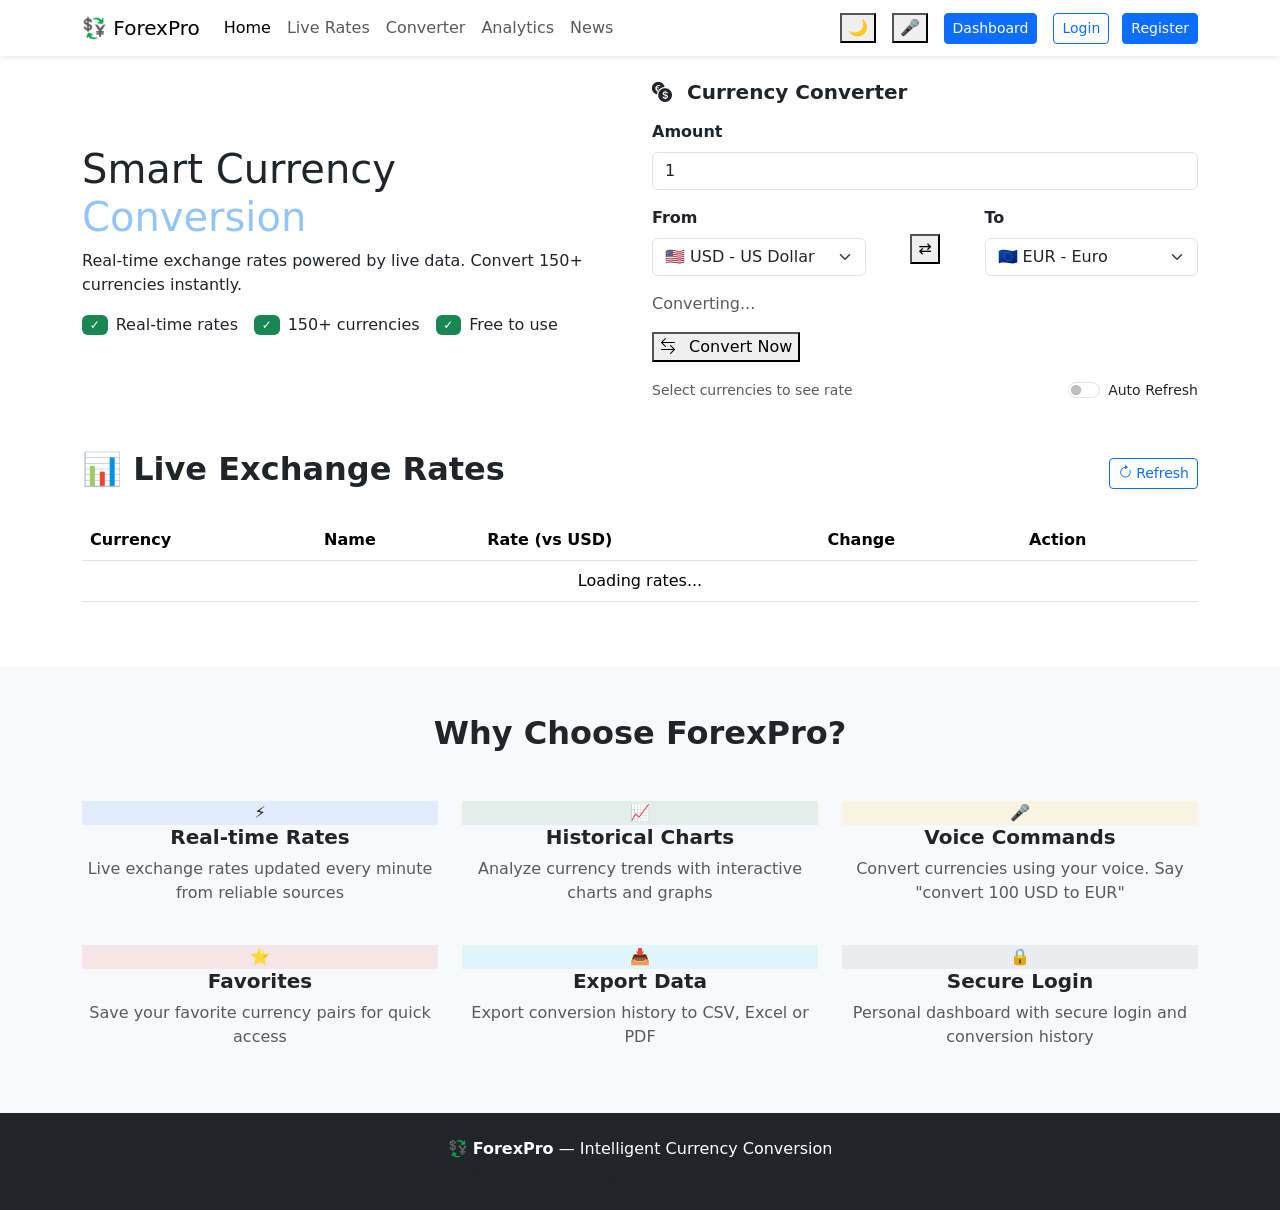
<file: src/main/resources/templates/index.html>
<!DOCTYPE html>
<html lang="en" xmlns:th="http://www.thymeleaf.org"
      xmlns:sec="http://www.thymeleaf.org/extras/spring-security">
<head>
    <meta charset="UTF-8">
    <meta name="viewport" content="width=device-width, initial-scale=1.0">
    <title>ForexPro - Intelligent Currency Conversion</title>
    <link href="https://cdn.jsdelivr.net/npm/bootstrap@5.3.0/dist/css/bootstrap.min.css" rel="stylesheet">
    <link href="https://cdn.jsdelivr.net/npm/bootstrap-icons@1.11.0/font/bootstrap-icons.css" rel="stylesheet">
    <link th:href="@{/css/style.css}" rel="stylesheet">
</head>
<body>

<!-- Toast Container -->
<div id="toastContainer" class="toast-container"></div>

<!-- Navbar -->
<nav class="navbar navbar-expand-lg navbar-light bg-white shadow-sm sticky-top">
    <div class="container">
        <a class="navbar-brand" href="/">
            💱 Forex<span>Pro</span>
        </a>
        <button class="navbar-toggler" type="button"
                data-bs-toggle="collapse" data-bs-target="#navbarNav">
            <span class="navbar-toggler-icon"></span>
        </button>
        <ul class="navbar-nav me-auto">
            <li class="nav-item">
                <a class="nav-link active" href="/">Home</a>
            </li>
            <li class="nav-item">
                <a class="nav-link" href="#rates">Live Rates</a>
            </li>
            <li class="nav-item">
                <a class="nav-link" href="#converter">Converter</a>
            </li>
            <li class="nav-item">
                <a class="nav-link" href="/analytics">Analytics</a>
            </li>
            <li class="nav-item">
                <a class="nav-link" href="/news">News</a>
            </li>
        </ul>
            <div class="d-flex align-items-center gap-3">
                <button class="theme-toggle" onclick="toggleTheme()" title="Toggle Theme">
                    <span id="themeIcon">🌙</span>
                </button>
                <button class="voice-btn" id="voiceBtn"
                        onclick="toggleVoice()" title="Voice Command">
                    🎤
                </button>
                <div sec:authorize="isAuthenticated()">
                    <a href="/dashboard" class="btn btn-primary btn-sm">
                        Dashboard
                    </a>
                </div>
                <div sec:authorize="!isAuthenticated()">
                    <a href="/login" class="btn btn-outline-primary btn-sm me-2">
                        Login
                    </a>
                    <a href="/register" class="btn btn-primary btn-sm">
                        Register
                    </a>
                </div>
            </div>
        </div>
    </div>
</nav>

<!-- Rate Ticker -->
<div class="rate-ticker">
    <div style="display:inline-block; animation: ticker 40s linear infinite; white-space:nowrap; padding-left:100%;">
        <span id="tickerContent">
            🇪🇺 USD/EUR: Loading... &nbsp;|&nbsp;
            🇬🇧 USD/GBP: Loading... &nbsp;|&nbsp;
            🇯🇵 USD/JPY: Loading... &nbsp;|&nbsp;
            🇮🇳 USD/INR: Loading...
        </span>
    </div>
</div>

<!-- Hero Section -->
<section class="hero-section" id="converter">
    <div class="container">
        <div class="row align-items-center">
            <div class="col-lg-6 mb-4 mb-lg-0">
                <h1 class="hero-title">
                    Smart Currency<br>
                    <span style="color:#93c5fd">Conversion</span>
                </h1>
                <p class="hero-subtitle">
                    Real-time exchange rates powered by live data.
                    Convert 150+ currencies instantly.
                </p>
                <div class="d-flex gap-3 flex-wrap">
                    <div class="d-flex align-items-center gap-2">
                        <span class="badge bg-success">✓</span>
                        <span>Real-time rates</span>
                    </div>
                    <div class="d-flex align-items-center gap-2">
                        <span class="badge bg-success">✓</span>
                        <span>150+ currencies</span>
                    </div>
                    <div class="d-flex align-items-center gap-2">
                        <span class="badge bg-success">✓</span>
                        <span>Free to use</span>
                    </div>
                </div>
            </div>

            <!-- Converter Card -->
            <div class="col-lg-6">
                <div class="converter-card">
                    <h5 class="mb-3 fw-bold">
                        <i class="bi bi-currency-exchange me-2"></i>
                        Currency Converter
                    </h5>

                    <!-- Amount Input -->
                    <div class="mb-3">
                        <label class="form-label fw-semibold">Amount</label>
                        <input type="number" id="amount"
                               class="form-control amount-input"
                               placeholder="Enter amount" value="1" min="0">
                    </div>

                    <!-- Currency Selectors -->
                    <div class="row align-items-center mb-3">
                        <div class="col-5">
                            <label class="form-label fw-semibold">From</label>
                            <select id="fromCurrency" class="form-select">
                                <option value="USD">🇺🇸 USD - US Dollar</option>
                                <option value="EUR">🇪🇺 EUR - Euro</option>
                                <option value="GBP">🇬🇧 GBP - British Pound</option>
                                <option value="JPY">🇯🇵 JPY - Japanese Yen</option>
                                <option value="INR">🇮🇳 INR - Indian Rupee</option>
                                <option value="AUD">🇦🇺 AUD - Australian Dollar</option>
                                <option value="CAD">🇨🇦 CAD - Canadian Dollar</option>
                                <option value="CHF">🇨🇭 CHF - Swiss Franc</option>
                                <option value="CNY">🇨🇳 CNY - Chinese Yuan</option>
                                <option value="SGD">🇸🇬 SGD - Singapore Dollar</option>
                                <option value="AED">🇦🇪 AED - UAE Dirham</option>
                                <option value="SAR">🇸🇦 SAR - Saudi Riyal</option>
                                <option value="MYR">🇲🇾 MYR - Malaysian Ringgit</option>
                                <option value="HKD">🇭🇰 HKD - Hong Kong Dollar</option>
                                <option value="KRW">🇰🇷 KRW - South Korean Won</option>
                                <option value="BRL">🇧🇷 BRL - Brazilian Real</option>
                                <option value="ZAR">🇿🇦 ZAR - South African Rand</option>
                                <option value="MXN">🇲🇽 MXN - Mexican Peso</option>
                                <option value="NZD">🇳🇿 NZD - New Zealand Dollar</option>
                                <option value="THB">🇹🇭 THB - Thai Baht</option>
                            </select>
                        </div>
                        <div class="col-2 text-center mt-3">
                            <button class="swap-btn" onclick="swapCurrencies()"
                                    title="Swap currencies">⇄</button>
                        </div>
                        <div class="col-5">
                            <label class="form-label fw-semibold">To</label>
                            <select id="toCurrency" class="form-select">
                                <option value="USD">🇺🇸 USD - US Dollar</option>
                                <option value="EUR" selected>🇪🇺 EUR - Euro</option>
                                <option value="GBP">🇬🇧 GBP - British Pound</option>
                                <option value="JPY">🇯🇵 JPY - Japanese Yen</option>
                                <option value="INR">🇮🇳 INR - Indian Rupee</option>
                                <option value="AUD">🇦🇺 AUD - Australian Dollar</option>
                                <option value="CAD">🇨🇦 CAD - Canadian Dollar</option>
                                <option value="CHF">🇨🇭 CHF - Swiss Franc</option>
                                <option value="CNY">🇨🇳 CNY - Chinese Yuan</option>
                                <option value="SGD">🇸🇬 SGD - Singapore Dollar</option>
                                <option value="AED">🇦🇪 AED - UAE Dirham</option>
                                <option value="SAR">🇸🇦 SAR - Saudi Riyal</option>
                                <option value="MYR">🇲🇾 MYR - Malaysian Ringgit</option>
                                <option value="HKD">🇭🇰 HKD - Hong Kong Dollar</option>
                                <option value="KRW">🇰🇷 KRW - South Korean Won</option>
                                <option value="BRL">🇧🇷 BRL - Brazilian Real</option>
                                <option value="ZAR">🇿🇦 ZAR - South African Rand</option>
                                <option value="MXN">🇲🇽 MXN - Mexican Peso</option>
                                <option value="NZD">🇳🇿 NZD - New Zealand Dollar</option>
                                <option value="THB">🇹🇭 THB - Thai Baht</option>
                            </select>
                        </div>
                    </div>

                    <!-- Loading -->
                    <div id="loadingSpinner" class="loading-spinner">
                        <div class="spinner"></div>
                        <p class="mt-2 text-muted">Converting...</p>
                    </div>

                    <!-- Result Box -->
                    <div id="resultBox" class="result-box mb-3">
                        <div id="resultAmount" class="result-amount"></div>
                        <div id="resultRate" class="result-rate"></div>
                    </div>

                    <!-- Convert Button -->
                    <button class="btn-convert" id="convertBtn"
                            onclick="convertCurrency()">
                        <i class="bi bi-arrow-left-right me-2"></i>
                        Convert Now
                    </button>

                    <!-- Auto Refresh -->
                    <div class="d-flex align-items-center justify-content-between mt-3">
                        <small class="text-muted">
                            <span id="liveRate">Select currencies to see rate</span>
                        </small>
                        <div class="form-check form-switch mb-0">
                            <input class="form-check-input" type="checkbox"
                                   id="autoRefresh" onchange="startAutoRefresh()">
                            <label class="form-check-label" for="autoRefresh">
                                <small>Auto Refresh</small>
                            </label>
                        </div>
                    </div>
                </div>
            </div>
        </div>
    </div>
</section>

<!-- Live Rates Table -->
<section class="py-5" id="rates">
    <div class="container">
        <div class="d-flex justify-content-between align-items-center mb-4">
            <h2 class="fw-bold">📊 Live Exchange Rates</h2>
            <button class="btn btn-outline-primary btn-sm"
                    onclick="loadLiveRates()">
                <i class="bi bi-arrow-clockwise me-1"></i>Refresh
            </button>
        </div>

        <div class="table-container">
            <div class="table-responsive">
                <table class="table table-hover" id="ratesTable">
                    <thead>
                    <tr>
                        <th>Currency</th>
                        <th>Name</th>
                        <th>Rate (vs USD)</th>
                        <th>Change</th>
                        <th>Action</th>
                    </tr>
                    </thead>
                    <tbody id="ratesTableBody">
                    <tr>
                        <td colspan="5" class="text-center">
                            Loading rates...
                        </td>
                    </tr>
                    </tbody>
                </table>
            </div>
        </div>
    </div>
</section>

<!-- Features Section -->
<section class="py-5 bg-light">
    <div class="container">
        <h2 class="fw-bold text-center mb-5">Why Choose ForexPro?</h2>
        <div class="row g-4">
            <div class="col-md-4">
                <div class="feature-card text-center">
                    <div class="feature-icon bg-primary bg-opacity-10 mx-auto">
                        ⚡
                    </div>
                    <h5 class="fw-bold">Real-time Rates</h5>
                    <p class="text-muted">Live exchange rates updated every
                        minute from reliable sources</p>
                </div>
            </div>
            <div class="col-md-4">
                <div class="feature-card text-center">
                    <div class="feature-icon bg-success bg-opacity-10 mx-auto">
                        📈
                    </div>
                    <h5 class="fw-bold">Historical Charts</h5>
                    <p class="text-muted">Analyze currency trends with
                        interactive charts and graphs</p>
                </div>
            </div>
            <div class="col-md-4">
                <div class="feature-card text-center">
                    <div class="feature-icon bg-warning bg-opacity-10 mx-auto">
                        🎤
                    </div>
                    <h5 class="fw-bold">Voice Commands</h5>
                    <p class="text-muted">Convert currencies using your voice.
                        Say "convert 100 USD to EUR"</p>
                </div>
            </div>
            <div class="col-md-4">
                <div class="feature-card text-center">
                    <div class="feature-icon bg-danger bg-opacity-10 mx-auto">
                        ⭐
                    </div>
                    <h5 class="fw-bold">Favorites</h5>
                    <p class="text-muted">Save your favorite currency pairs
                        for quick access</p>
                </div>
            </div>
            <div class="col-md-4">
                <div class="feature-card text-center">
                    <div class="feature-icon bg-info bg-opacity-10 mx-auto">
                        📥
                    </div>
                    <h5 class="fw-bold">Export Data</h5>
                    <p class="text-muted">Export conversion history to
                        CSV, Excel or PDF</p>
                </div>
            </div>
            <div class="col-md-4">
                <div class="feature-card text-center">
                    <div class="feature-icon bg-secondary bg-opacity-10 mx-auto">
                        🔒
                    </div>
                    <h5 class="fw-bold">Secure Login</h5>
                    <p class="text-muted">Personal dashboard with secure
                        login and conversion history</p>
                </div>
            </div>
        </div>
    </div>
</section>

<!-- Footer -->
<footer class="bg-dark text-white py-4">
    <div class="container text-center">
        <p class="mb-1">
            💱 <strong>ForexPro</strong> — Intelligent Currency Conversion
        </p>
        <p class="text-muted small mb-0">
            Powered by ExchangeRate-API & Frankfurter API
        </p>
    </div>
</footer>

<script src="https://cdn.jsdelivr.net/npm/bootstrap@5.3.0/dist/js/bootstrap.bundle.min.js"></script>
<script th:src="@{/js/main.js}"></script>
<script th:src="@{/js/export.js}"></script>
<script>
    // Register Service Worker
    if ('serviceWorker' in navigator) {
        navigator.serviceWorker.register('/sw.js')
            .then(reg => console.log('SW registered'))
            .catch(err => console.log('SW error:', err));
    }
</script>
</body>
</html>
</file>
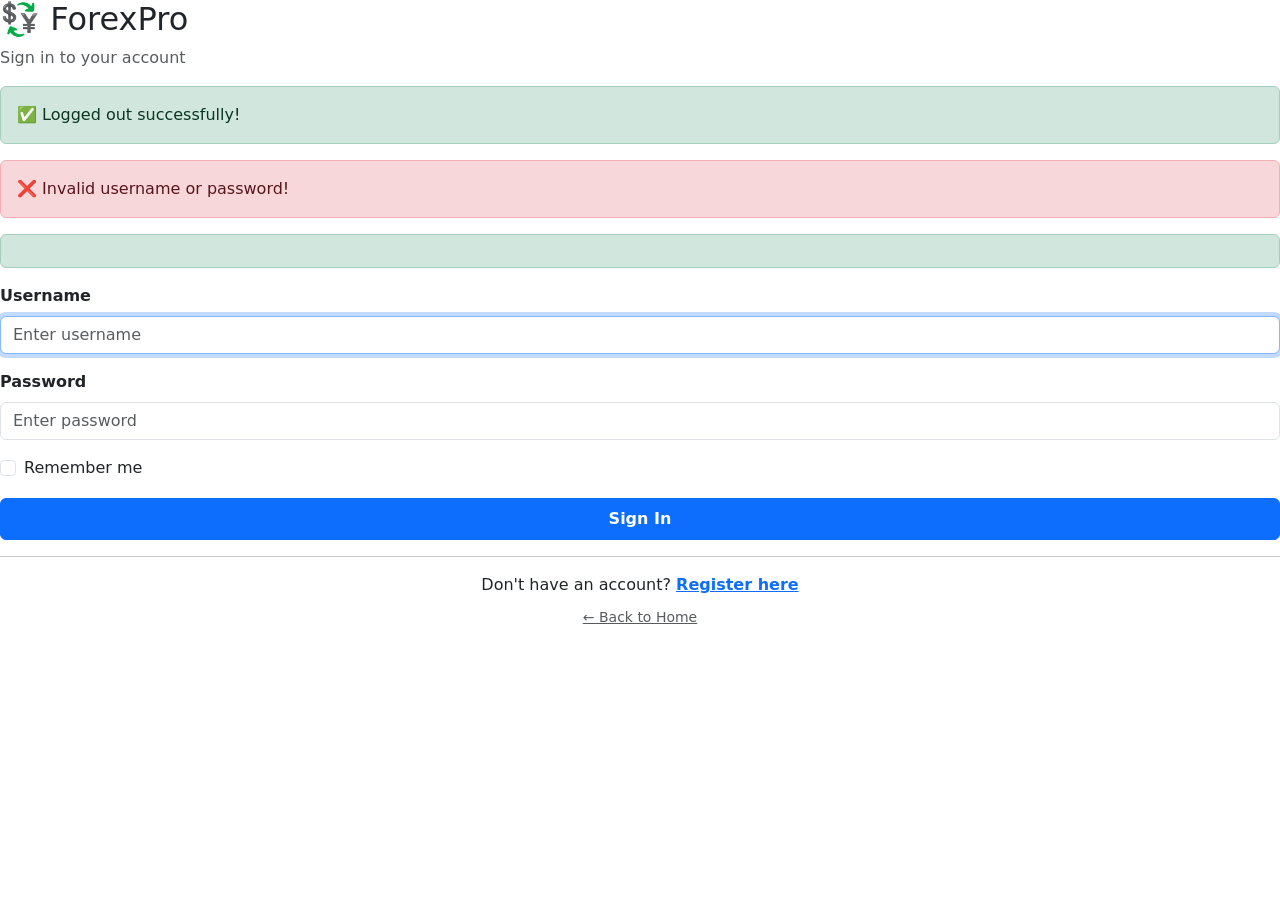
<file: src/main/resources/templates/login.html>
<!DOCTYPE html>
<html lang="en" xmlns:th="http://www.thymeleaf.org">
<head>
    <meta charset="UTF-8">
    <meta name="viewport" content="width=device-width, initial-scale=1.0">
    <title>Login - ForexPro</title>
    <link href="https://cdn.jsdelivr.net/npm/bootstrap@5.3.0/dist/css/bootstrap.min.css" rel="stylesheet">
    <link th:href="@{/css/style.css}" rel="stylesheet">
</head>
<body>
<div class="auth-container">
    <div class="auth-card">
        <div class="auth-logo">
            <h2>💱 Forex<span>Pro</span></h2>
            <p class="text-muted">Sign in to your account</p>
        </div>

        <!-- Success Message -->
        <div th:if="${param.logout}" class="alert alert-success">
            ✅ Logged out successfully!
        </div>

        <!-- Error Message -->
        <div th:if="${param.error}" class="alert alert-danger">
            ❌ Invalid username or password!
        </div>

        <!-- Success from Register -->
        <div th:if="${success}" class="alert alert-success"
             th:text="${success}"></div>

        <form th:action="@{/login}" method="post">
            <div class="mb-3">
                <label class="form-label fw-semibold">Username</label>
                <input type="text" name="username"
                       class="form-control"
                       placeholder="Enter username" required autofocus>
            </div>

            <div class="mb-3">
                <label class="form-label fw-semibold">Password</label>
                <input type="password" name="password"
                       class="form-control"
                       placeholder="Enter password" required>
            </div>

            <div class="d-flex justify-content-between align-items-center mb-3">
                <div class="form-check">
                    <input class="form-check-input" type="checkbox"
                           name="remember-me" id="rememberMe">
                    <label class="form-check-label" for="rememberMe">
                        Remember me
                    </label>
                </div>
            </div>

            <button type="submit" class="btn btn-primary w-100 py-2 fw-bold">
                Sign In
            </button>
        </form>

        <hr>
        <p class="text-center mb-0">
            Don't have an account?
            <a href="/register" class="text-primary fw-semibold">
                Register here
            </a>
        </p>
        <p class="text-center mt-2">
            <a href="/" class="text-muted small">
                ← Back to Home
            </a>
        </p>
    </div>
</div>

<script src="https://cdn.jsdelivr.net/npm/bootstrap@5.3.0/dist/js/bootstrap.bundle.min.js"></script>
</body>
</html>
</file>
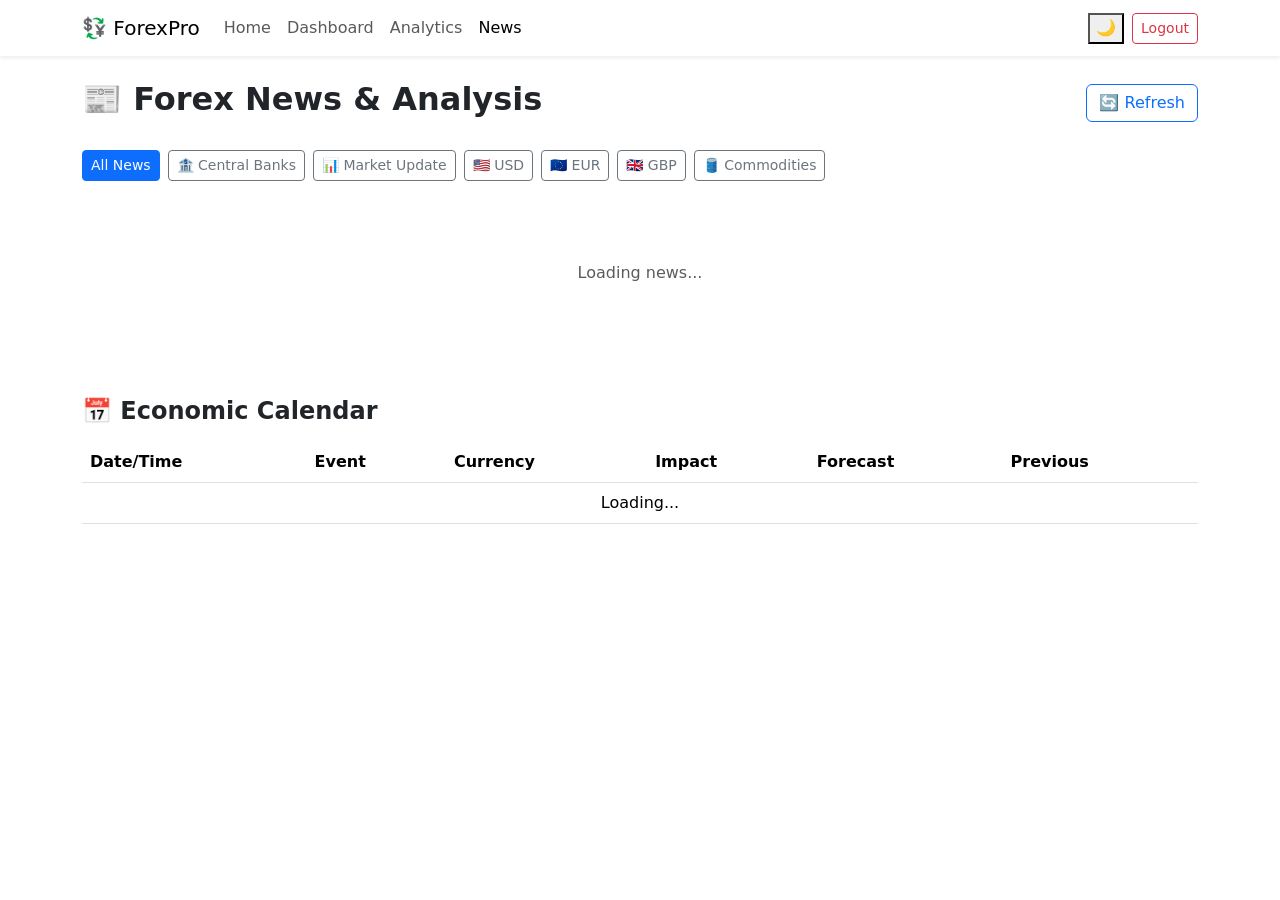
<file: src/main/resources/templates/news.html>
<!DOCTYPE html>
<html lang="en" xmlns:th="http://www.thymeleaf.org">
<head>
    <meta charset="UTF-8">
    <meta name="viewport" content="width=device-width, initial-scale=1.0">
    <title>Forex News - ForexPro</title>
    <link href="https://cdn.jsdelivr.net/npm/bootstrap@5.3.0/dist/css/bootstrap.min.css" rel="stylesheet">
    <link href="https://cdn.jsdelivr.net/npm/bootstrap-icons@1.11.0/font/bootstrap-icons.css" rel="stylesheet">
    <link th:href="@{/css/style.css}" rel="stylesheet">
</head>
<body>

<div id="toastContainer" class="toast-container"></div>

<!-- Navbar -->
<nav class="navbar navbar-expand-lg navbar-light bg-white shadow-sm">
    <div class="container">
        <a class="navbar-brand" href="/">💱 Forex<span>Pro</span></a>
        <div class="collapse navbar-collapse">
            <ul class="navbar-nav me-auto">
                <li class="nav-item">
                    <a class="nav-link" href="/">Home</a>
                </li>
                <li class="nav-item">
                    <a class="nav-link" href="/dashboard">Dashboard</a>
                </li>
                <li class="nav-item">
                    <a class="nav-link" href="/analytics">Analytics</a>
                </li>
                <li class="nav-item">
                    <a class="nav-link active" href="/news">News</a>
                </li>
            </ul>
            <div class="d-flex gap-2">
                <button class="theme-toggle" onclick="toggleTheme()">
                    <span id="themeIcon">🌙</span>
                </button>
                <a href="/logout" class="btn btn-outline-danger btn-sm">
                    Logout
                </a>
            </div>
        </div>
    </div>
</nav>

<div class="container py-4">
    <div class="d-flex justify-content-between align-items-center mb-4">
        <h2 class="fw-bold">📰 Forex News & Analysis</h2>
        <button class="btn btn-outline-primary"
                onclick="loadForexNews('all')">
            🔄 Refresh
        </button>
    </div>

    <!-- Filter Buttons -->
    <div class="d-flex flex-wrap gap-2 mb-4">
        <button class="btn btn-primary btn-sm"
                onclick="loadForexNews('all')">All News</button>
        <button class="btn btn-outline-secondary btn-sm"
                onclick="loadForexNews('Central Banks')">
            🏦 Central Banks
        </button>
        <button class="btn btn-outline-secondary btn-sm"
                onclick="loadForexNews('Market Update')">
            📊 Market Update
        </button>
        <button class="btn btn-outline-secondary btn-sm"
                onclick="loadForexNews('USD')">
            🇺🇸 USD
        </button>
        <button class="btn btn-outline-secondary btn-sm"
                onclick="loadForexNews('EUR')">
            🇪🇺 EUR
        </button>
        <button class="btn btn-outline-secondary btn-sm"
                onclick="loadForexNews('GBP')">
            🇬🇧 GBP
        </button>
        <button class="btn btn-outline-secondary btn-sm"
                onclick="loadForexNews('Commodities')">
            🛢️ Commodities
        </button>
    </div>

    <!-- News Grid -->
    <div class="row" id="newsContainer">
        <div class="text-center py-5">
            <div class="spinner mx-auto"></div>
            <p class="mt-2 text-muted">Loading news...</p>
        </div>
    </div>

    <!-- Economic Calendar -->
    <div class="mt-5">
        <h4 class="fw-bold mb-3">📅 Economic Calendar</h4>
        <div class="table-container">
            <div class="table-responsive">
                <table class="table table-hover">
                    <thead>
                    <tr>
                        <th>Date/Time</th>
                        <th>Event</th>
                        <th>Currency</th>
                        <th>Impact</th>
                        <th>Forecast</th>
                        <th>Previous</th>
                    </tr>
                    </thead>
                    <tbody id="calendarContainer">
                    <tr>
                        <td colspan="6" class="text-center">
                            Loading...
                        </td>
                    </tr>
                    </tbody>
                </table>
            </div>
        </div>
    </div>
</div>

<script src="https://cdn.jsdelivr.net/npm/bootstrap@5.3.0/dist/js/bootstrap.bundle.min.js"></script>
<script th:src="@{/js/main.js}"></script>
<script th:src="@{/js/news.js}"></script>
<script>
    loadForexNews('all');
    loadEconomicCalendar();
</script>
</body>
</html>
</file>
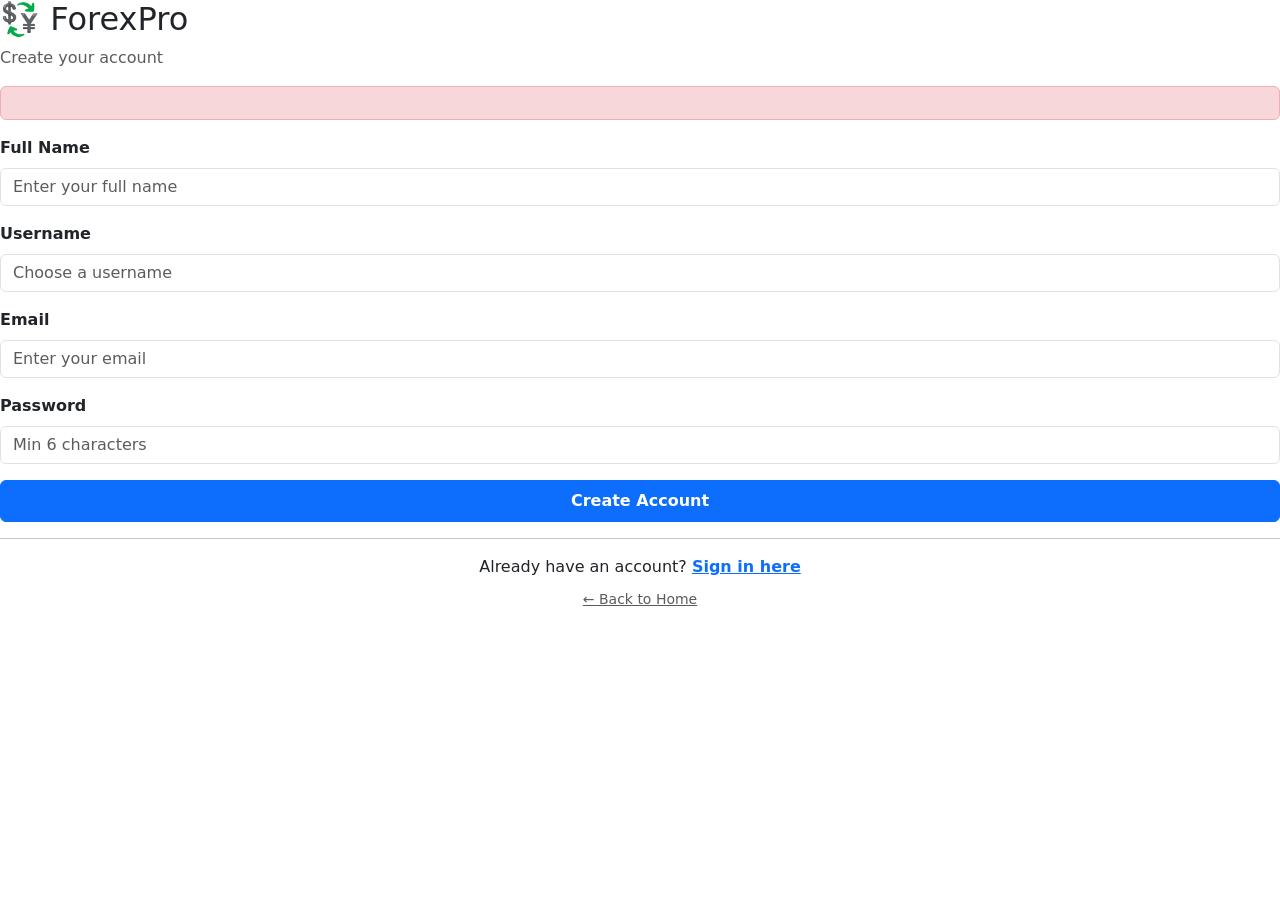
<file: src/main/resources/templates/register.html>
<!DOCTYPE html>
<html lang="en" xmlns:th="http://www.thymeleaf.org">
<head>
    <meta charset="UTF-8">
    <meta name="viewport" content="width=device-width, initial-scale=1.0">
    <title>Register - ForexPro</title>
    <link href="https://cdn.jsdelivr.net/npm/bootstrap@5.3.0/dist/css/bootstrap.min.css" rel="stylesheet">
    <link th:href="@{/css/style.css}" rel="stylesheet">
</head>
<body>
<div class="auth-container">
    <div class="auth-card">
        <div class="auth-logo">
            <h2>💱 Forex<span>Pro</span></h2>
            <p class="text-muted">Create your account</p>
        </div>

        <!-- Error Message -->
        <div th:if="${error}" class="alert alert-danger"
             th:text="${error}"></div>

        <form th:action="@{/register}" method="post"
              th:object="${userDTO}">

            <div class="mb-3">
                <label class="form-label fw-semibold">Full Name</label>
                <input type="text" th:field="*{fullName}"
                       class="form-control"
                       placeholder="Enter your full name">
            </div>

            <div class="mb-3">
                <label class="form-label fw-semibold">Username</label>
                <input type="text" th:field="*{username}"
                       class="form-control"
                       placeholder="Choose a username" required>
                <div th:if="${#fields.hasErrors('username')}"
                     class="text-danger small"
                     th:errors="*{username}"></div>
            </div>

            <div class="mb-3">
                <label class="form-label fw-semibold">Email</label>
                <input type="email" th:field="*{email}"
                       class="form-control"
                       placeholder="Enter your email" required>
                <div th:if="${#fields.hasErrors('email')}"
                     class="text-danger small"
                     th:errors="*{email}"></div>
            </div>

            <div class="mb-3">
                <label class="form-label fw-semibold">Password</label>
                <input type="password" th:field="*{password}"
                       class="form-control"
                       placeholder="Min 6 characters" required>
                <div th:if="${#fields.hasErrors('password')}"
                     class="text-danger small"
                     th:errors="*{password}"></div>
            </div>

            <button type="submit"
                    class="btn btn-primary w-100 py-2 fw-bold">
                Create Account
            </button>
        </form>

        <hr>
        <p class="text-center mb-0">
            Already have an account?
            <a href="/login" class="text-primary fw-semibold">
                Sign in here
            </a>
        </p>
        <p class="text-center mt-2">
            <a href="/" class="text-muted small">← Back to Home</a>
        </p>
    </div>
</div>

<script src="https://cdn.jsdelivr.net/npm/bootstrap@5.3.0/dist/js/bootstrap.bundle.min.js"></script>
</body>
</html>
</file>
